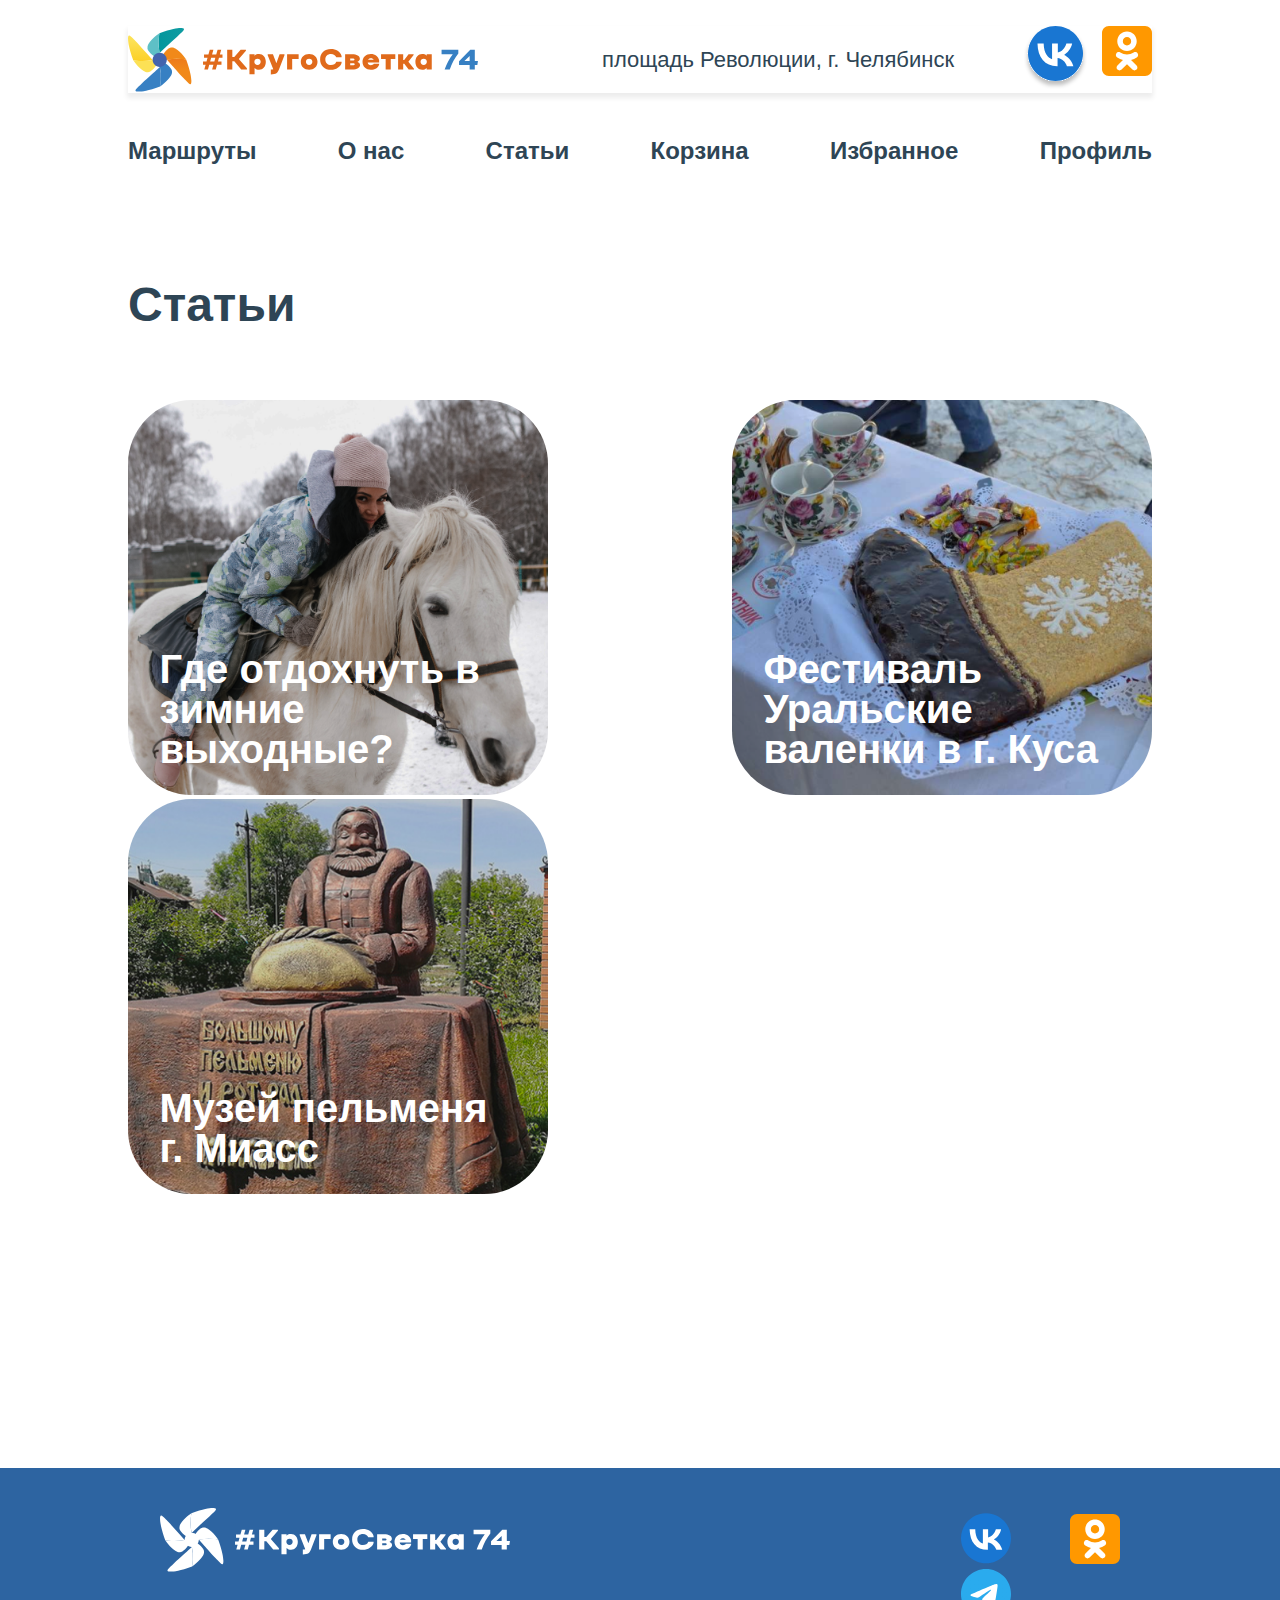
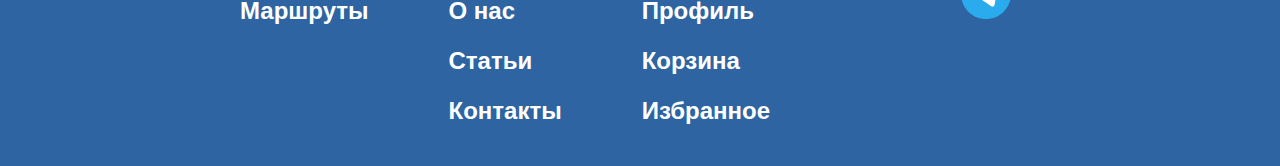
<file: index.html>
<!DOCTYPE html>
<html lang="en">
<head>
    <meta charset="UTF-8">
    <meta http-equiv="X-UA-Compatible" content="IE=edge">
    <meta name="viewport" content="width=device-width, initial-scale=1.0">
    <!-- <link rel="stylesheet" href="styles/reset.css"> -->
    <link rel="stylesheet" href="styles/normalize.css">
    <link rel="stylesheet" href="styles/style.css">
    <title>Кругосветка74</title>
</head>
<body>
    <header class="header">
        <div class="head">
            <div class="header-logo">
                <img src="img/logo.svg" alt="logo">
            </div>
            <div class="header-contacts">
                <div class="header-contacts-text">
                    <p>площадь Революции, г. Челябинск</p>
                </div>
                <div class="header-logos">
                    <a class="logo-link" href="#"><img src="img/vk-logo.svg" alt="vk"></a>
                    <a class="logo-link" href="#"><img src="img/ok-logo.svg" alt="ok-ru"></a>
                </div>
            </div>
        </div>
        <div class="navbar">
            <ul class="navbar-menu">
                <li class="navbar-item"><a href="#" class="navbar-link">Маршруты</a></li>
                <li class="navbar-item"><a href="#" class="navbar-link">О нас</a></li>
                <li class="navbar-item"><a href="index.html" class="navbar-link">Статьи</a></li>
                <li class="navbar-item"><a href="#" class="navbar-link">Корзина</a></li>
                <li class="navbar-item"><a href="#" class="navbar-link">Избранное</a></li>
                <li class="navbar-item"><a href="#" class="navbar-link">Профиль</a></li>
            </ul>
        </div>
    </header>
    <div class="articles">
        <h2 class="articles-title">Статьи</h2>
        <div class="wrapper">
            <div class="cards">
                <div class="cards-item">
                    <a href="article_winter.html"><img src="img/horse-img.png" alt=""></a>
                    <div class="cards-item-text">
                        <p>Где отдохнуть в зимние выходные?</p>
                    </div>
                </div>
                <div class="cards-item">
                    <a href="article_festival.html"><img src="img/valenok-img.png" alt=""></a>
                    <div class="cards-item-text">
                        <p>Фестиваль Уральские валенки в г. Куса</p>
                    </div>
                </div>
                <div class="cards-item">
                    <a href="article_museum.html"><img src="img/museum-img.png" alt=""></a>
                    <div class="cards-item-text">
                        <p>Музей пельменя г. Миасс</p>
                    </div>
                </div>
            </div>
        </div>
    </div>
    <div class="footer">
        <div class="container">
            <div class="right-side">
                <div class="footer-logo">
                    <img src="img/logo-white.svg" alt="">
                </div>
                <div class="footer-nav">
                    <ul class="nav-menu">
                        <li class="nav-item"><a href="#" class="nav-link">Маршруты</a></li>
                    </ul>
                    <ul class="nav-menu">
                        <li class="nav-item"><a href="#" class="nav-link">О нас</a></li>
                        <li class="nav-item"><a href="index.html" class="nav-link">Статьи</a></li>
                        <li class="nav-item"><a href="#" class="nav-link">Контакты</a></li>
                    </ul>
                    <ul class="nav-menu">
                        <li class="nav-item"><a href="#" class="nav-link">Профиль</a></li>
                        <li class="nav-item"><a href="#" class="nav-link">Корзина</a></li>
                        <li class="nav-item"><a href="#" class="nav-link">Избранное</a></li>
                    </ul>
                </div>
            </div>
            <div class="social-networks">
                <img src="img/vk2.svg" alt="vk">
                <img src="img/ok-logo.svg" alt="ok">
                <img src="img/tg-logo.svg" alt="tg">
            </div>
        </div>
    </div>
</body>
</html>
</file>
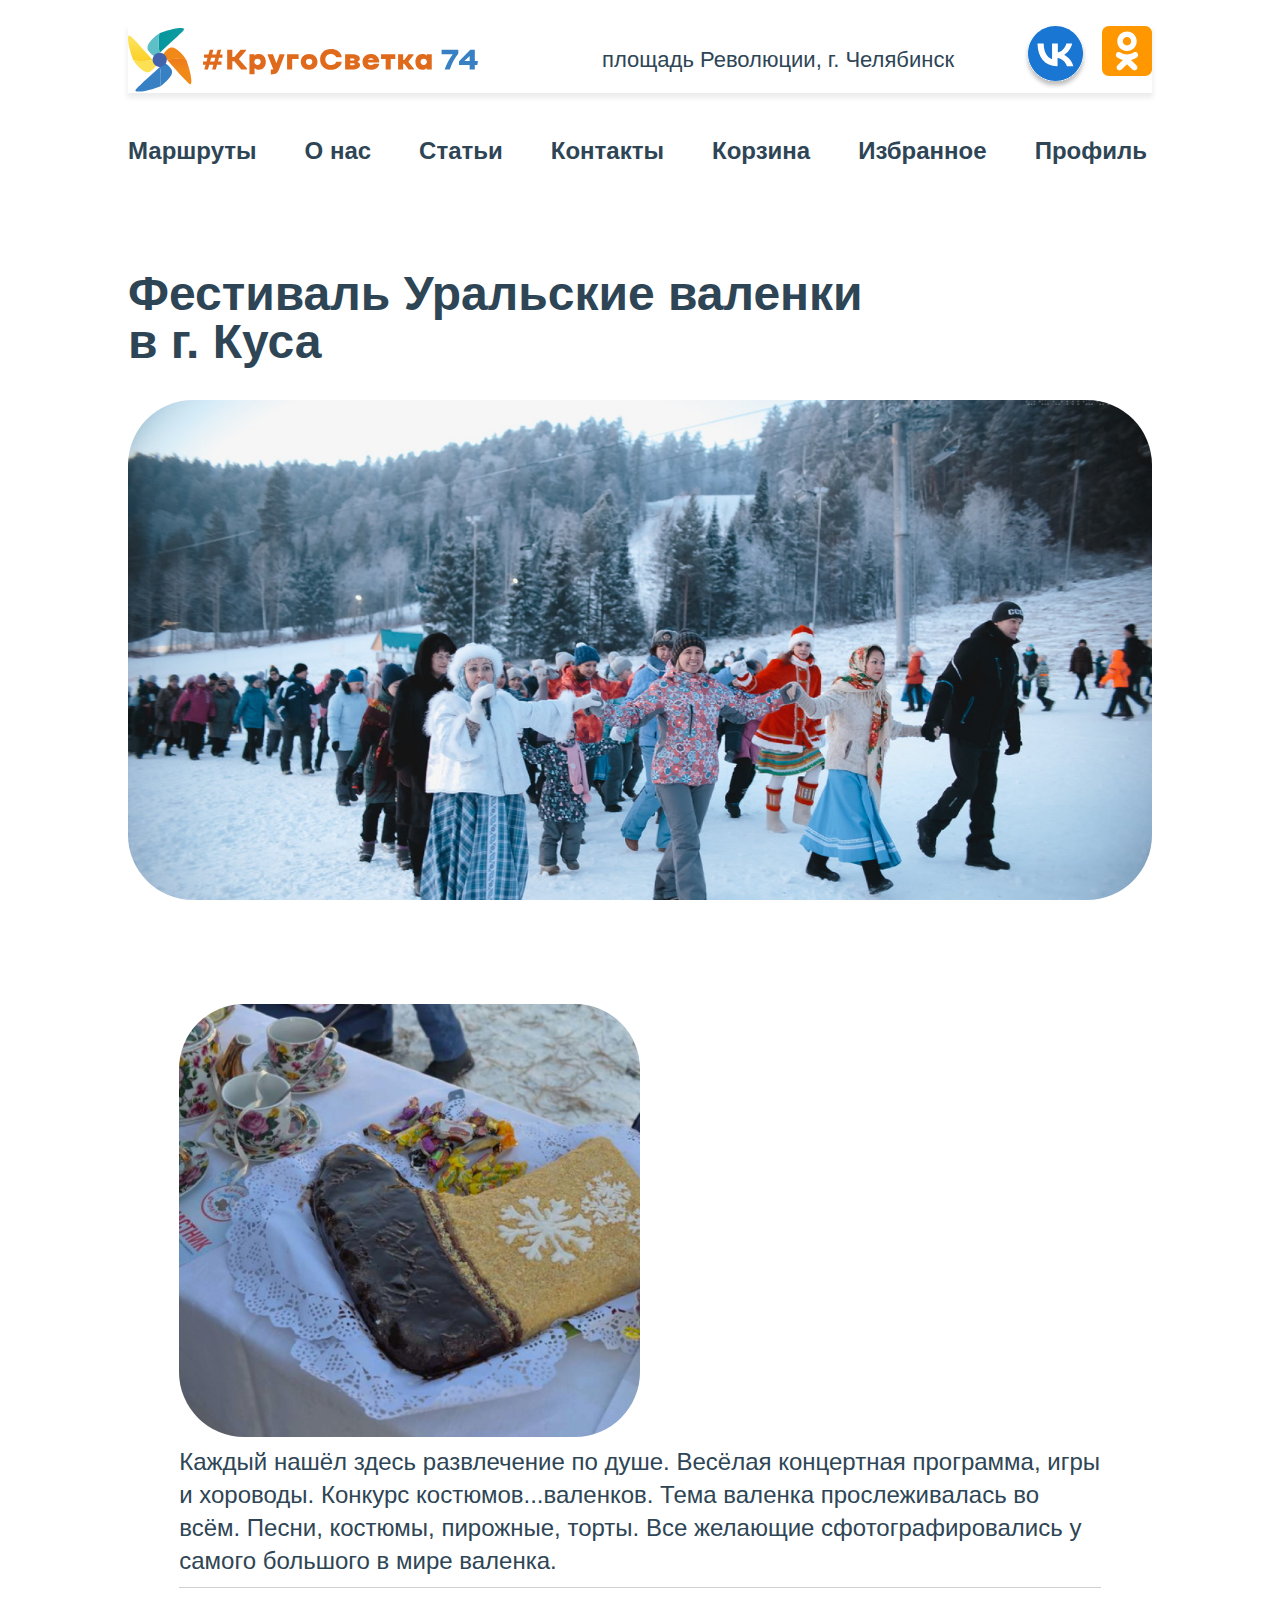
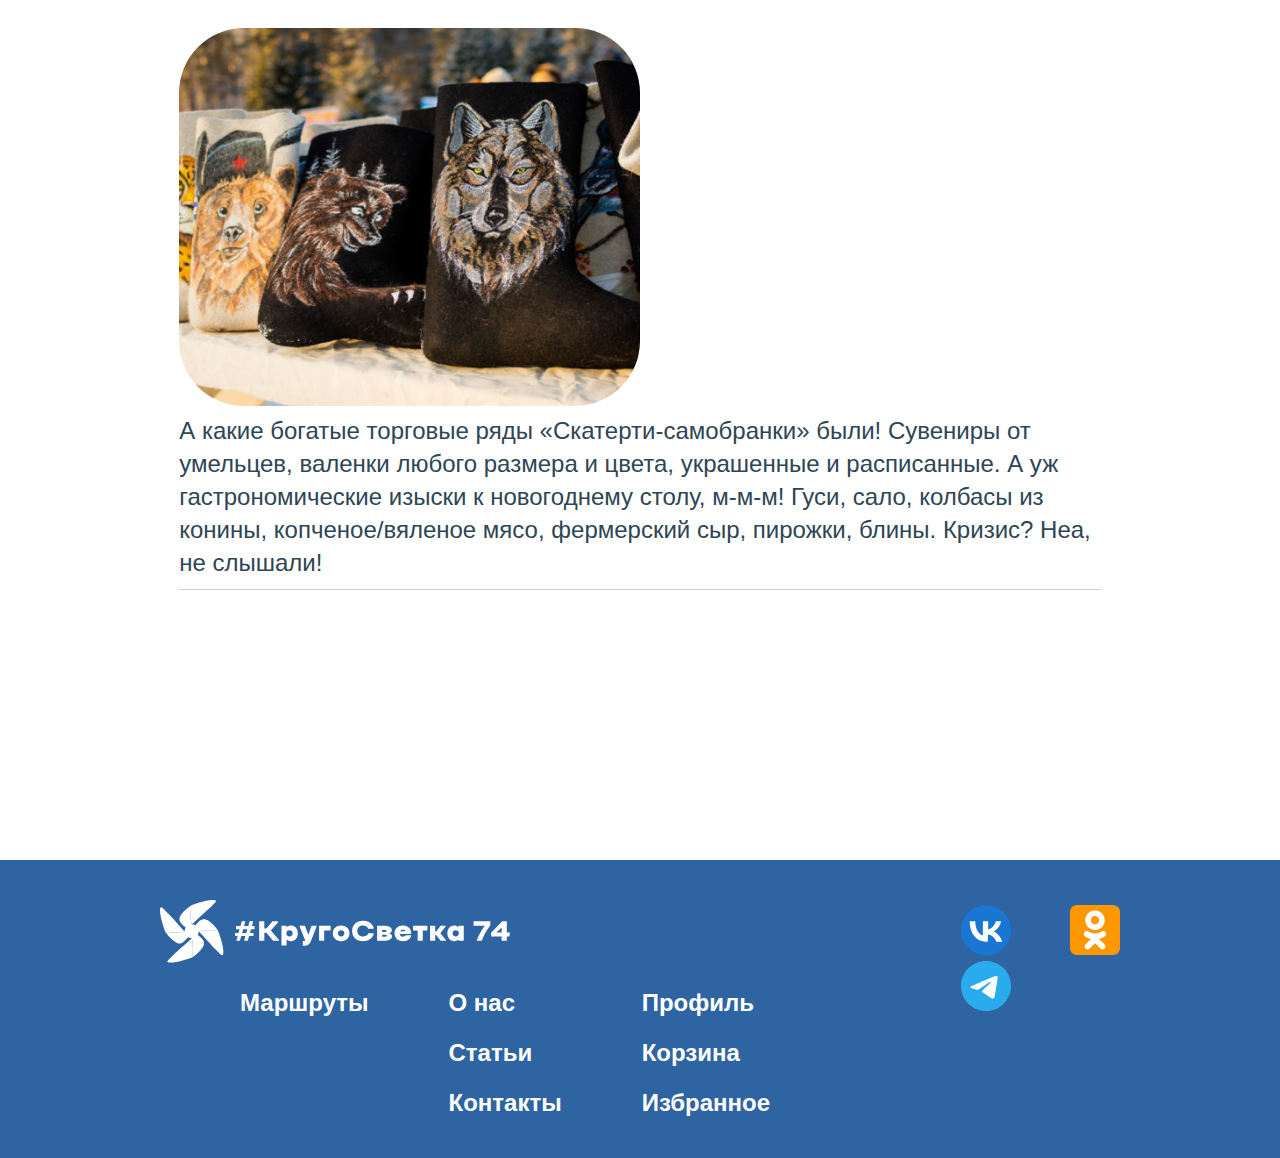
<file: article_festival.html>
<!DOCTYPE html>
<html lang="en">
<head>
    <meta charset="UTF-8">
    <meta http-equiv="X-UA-Compatible" content="IE=edge">
    <meta name="viewport" content="width=device-width, initial-scale=1.0">
    <!-- <link rel="stylesheet" href="styles/reset.css"> -->
    <link rel="stylesheet" href="styles/normalize.css">
    <link rel="stylesheet" href="styles/festival.css">
    <title>Кругосветка74</title>
</head>
<body>
    <header class="header">
        <div class="head">
            <div class="header-logo">
                <img src="img/logo.svg" alt="logo">
            </div>
            <div class="header-contacts">
                <div class="header-contacts-text">
                    <p>площадь Революции, г. Челябинск</p>
                </div>
                <div class="header-logos">
                    <a class="logo-link" href="#"><img src="img/vk-logo.svg" alt="vk"></a>
                    <a class="logo-link" href="#"><img src="img/ok-logo.svg" alt="ok-ru"></a>
                </div>
            </div>
        </div>
        <div class="navbar">
            <ul class="navbar-menu">
                <li class="navbar-item"><a href="#" class="navbar-link">Маршруты</a></li>
                <li class="navbar-item"><a href="#" class="navbar-link">О нас</a></li>
                <li class="navbar-item"><a href="index.html" class="navbar-link">Статьи</a></li>
                <li class="navbar-item"><a href="#" class="navbar-link">Контакты</a></li>
                <li class="navbar-item"><a href="#" class="navbar-link">Корзина</a></li>
                <li class="navbar-item"><a href="#" class="navbar-link">Избранное</a></li>
                <li class="navbar-item"><a href="#" class="navbar-link">Профиль</a></li>
            </ul>
        </div>
    </header>

    <div class="article">
        <div class="article-title">
            <h2>Фестиваль Уральские валенки<br> в г. Куса</h2>
        </div>
        <div class="article-main">
            <img src="img/peoples_in_winter.png" alt="">
            <div class="wrapper">
                <div class="wrapper-cards">
                    <div class="wrapper-card">
                        <div class="wrapper-card-img">
                            <img src="img/valenok-img.png" alt="">
                        </div>
                        <div class="wrapper-card-text">
                            Каждый нашёл здесь развлечение по душе. Весёлая концертная программа, игры и хороводы. 
                            Конкурс костюмов...валенков. Тема валенка прослеживалась во всём. Песни, костюмы, пирожные, 
                            торты. Все желающие сфотографировались у самого большого 
                            в мире валенка.                            
                        </div>
                    </div>
                    <div class="wrapper-card">
                        <div class="wrapper-card-img">
                            <img src="img/wolfs.png" alt="">
                        </div>
                        <div class="wrapper-card-text">
                            А какие богатые торговые ряды «Скатерти-самобранки» были! Сувениры от умельцев, валенки любого 
                            размера и цвета, украшенные и расписанные.
                            А уж гастрономические изыски к новогоднему столу, м-м-м! Гуси, сало, колбасы из конины, 
                            копченое/вяленое мясо, фермерский сыр, пирожки, блины. Кризис? Неа, не слышали!
                        </div>
                    </div>
                </div>
            </div>
        </div>
    </div>


    <div class="footer">
        <div class="container">
            <div class="right-side">
                <div class="footer-logo">
                    <img src="img/logo-white.svg" alt="">
                </div>
                <div class="footer-nav">
                    <ul class="nav-menu">
                        <li class="nav-item"><a href="#" class="nav-link">Маршруты</a></li>
                    </ul>
                    <ul class="nav-menu">
                        <li class="nav-item"><a href="#" class="nav-link">О нас</a></li>
                        <li class="nav-item"><a href="index.html" class="nav-link">Статьи</a></li>
                        <li class="nav-item"><a href="#" class="nav-link">Контакты</a></li>
                    </ul>
                    <ul class="nav-menu">
                        <li class="nav-item"><a href="#" class="nav-link">Профиль</a></li>
                        <li class="nav-item"><a href="#" class="nav-link">Корзина</a></li>
                        <li class="nav-item"><a href="#" class="nav-link">Избранное</a></li>
                    </ul>
                </div>
            </div>
            <div class="social-networks">
                <img src="img/vk2.svg" alt="vk">
                <img src="img/ok-logo.svg" alt="ok">
                <img src="img/tg-logo.svg" alt="tg">
            </div>
        </div>
    </div>
</body>
</html>
</file>
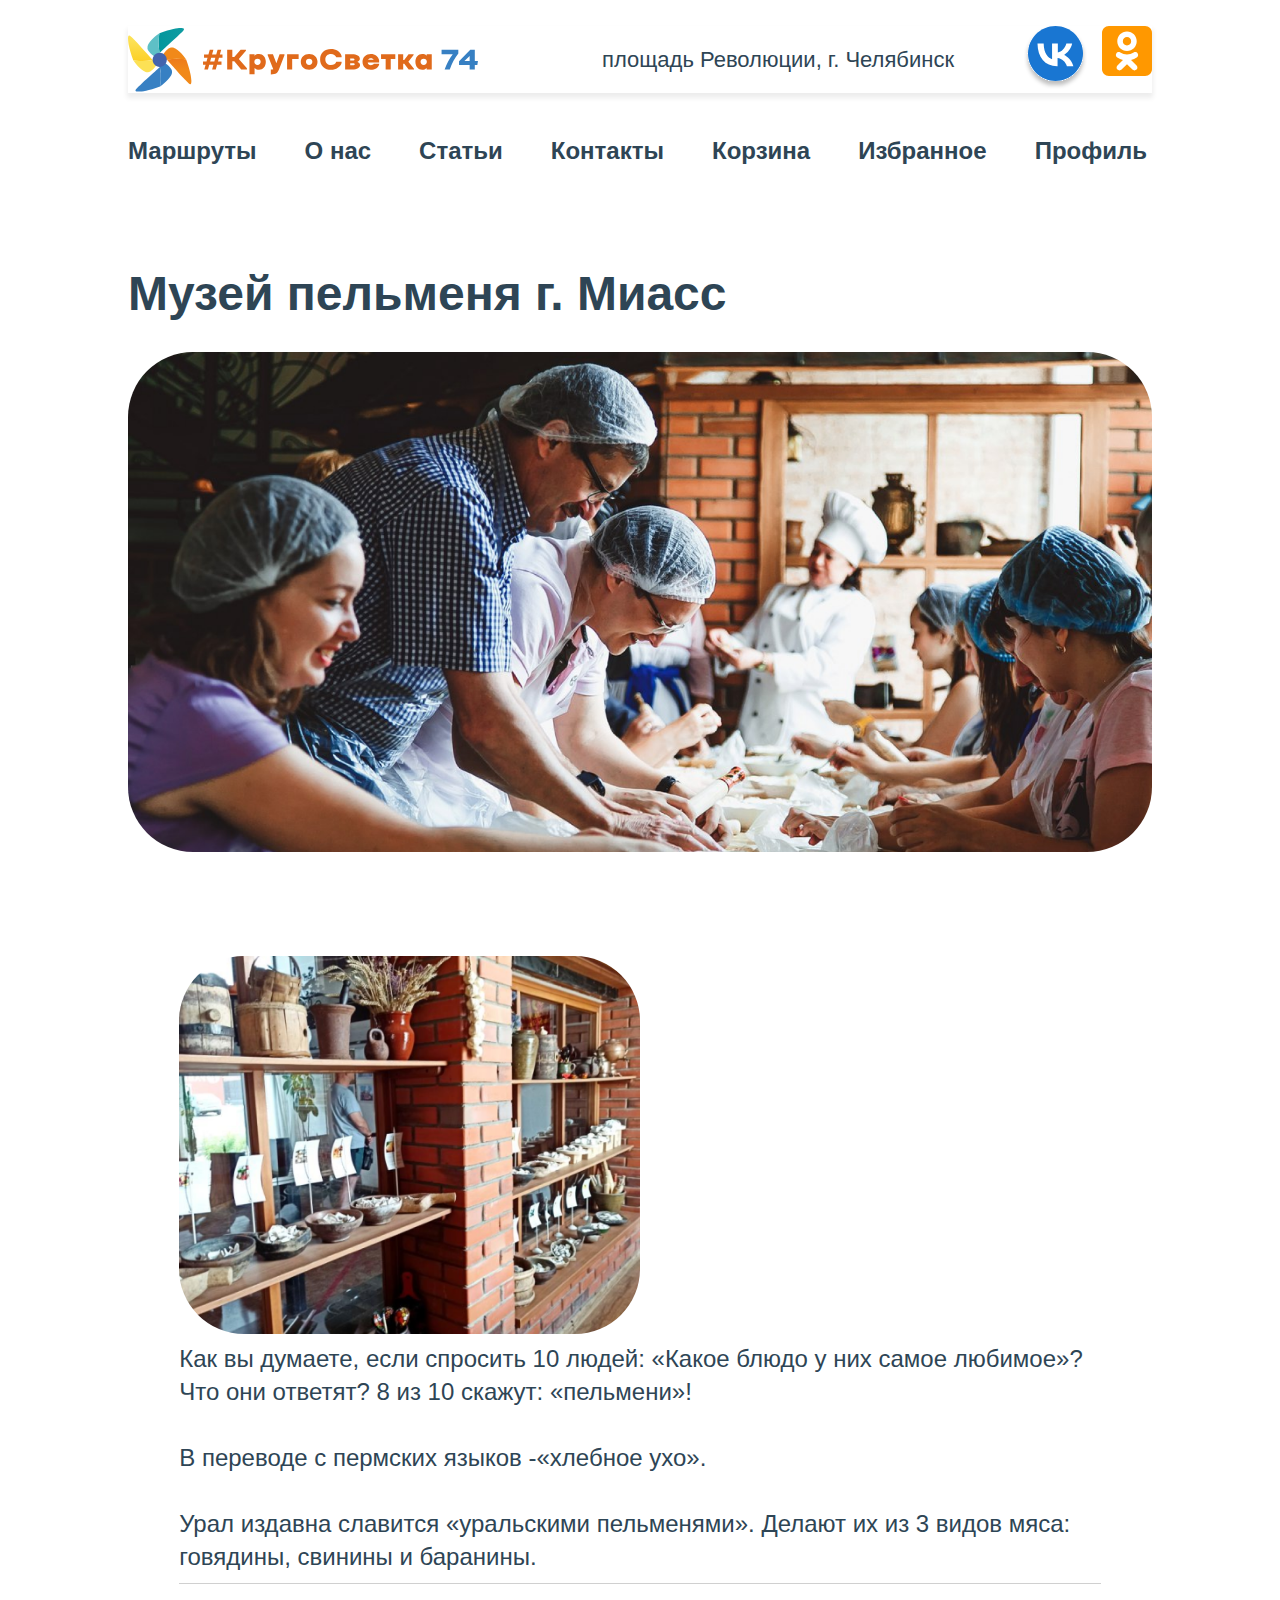
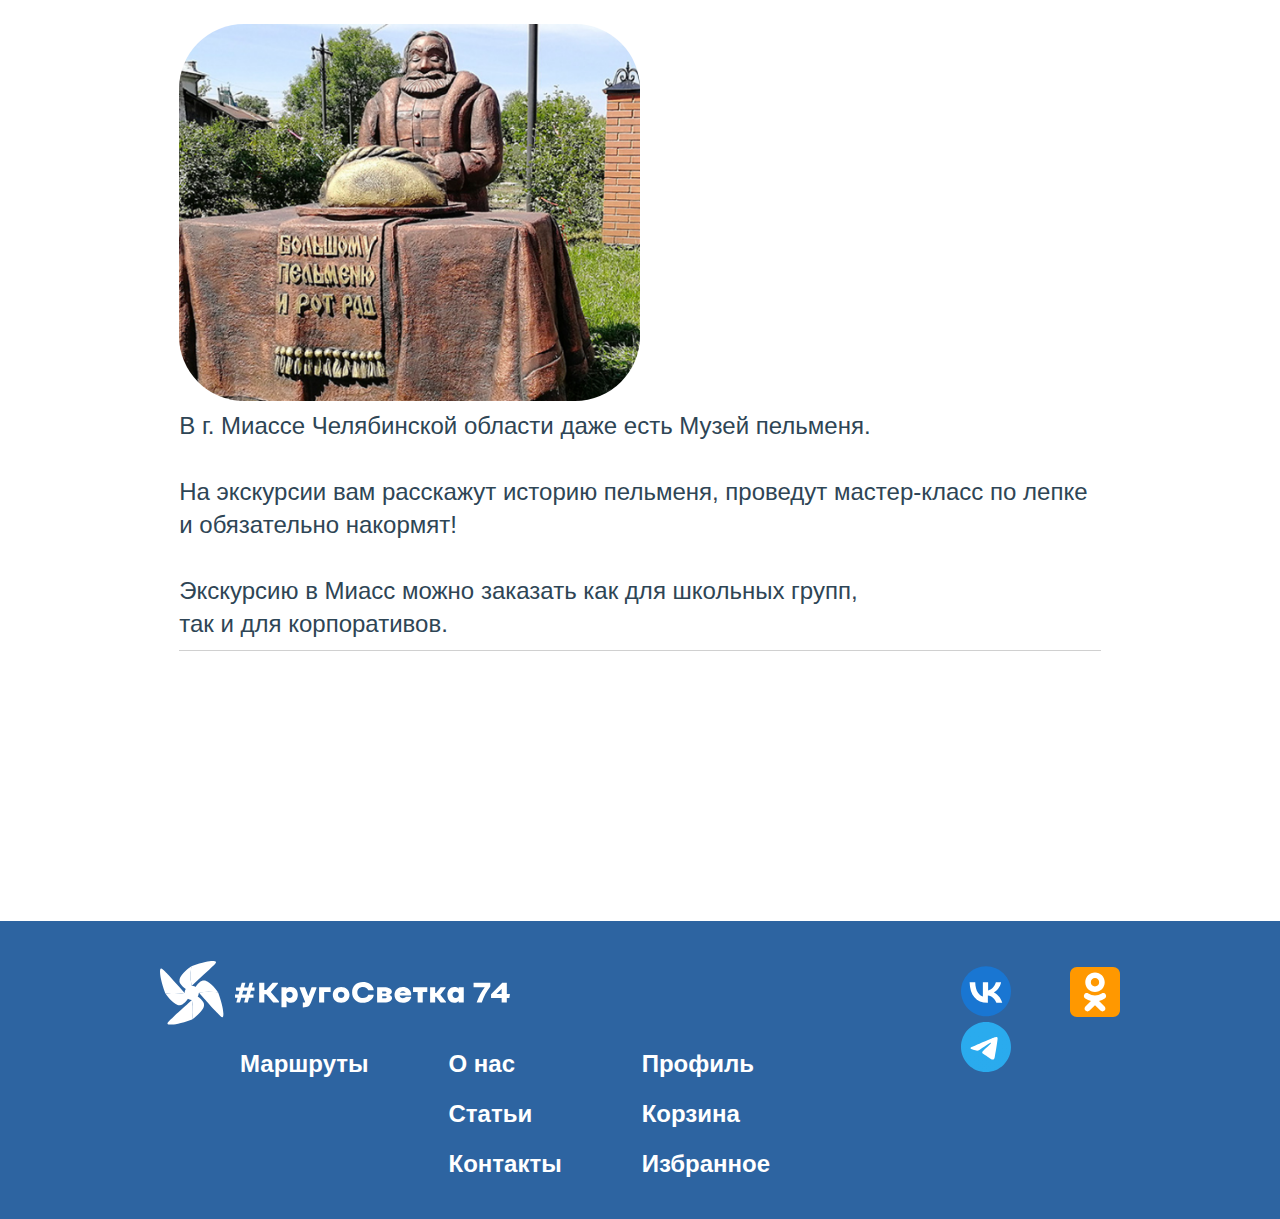
<file: article_museum.html>
<!DOCTYPE html>
<html lang="en">
<head>
    <meta charset="UTF-8">
    <meta http-equiv="X-UA-Compatible" content="IE=edge">
    <meta name="viewport" content="width=device-width, initial-scale=1.0">
    <!-- <link rel="stylesheet" href="styles/reset.css"> -->
    <link rel="stylesheet" href="styles/normalize.css">
    <link rel="stylesheet" href="styles/festival.css">
    <title>Кругосветка74</title>
</head>
<body>
    <header class="header">
        <div class="head">
            <div class="header-logo">
                <img src="img/logo.svg" alt="logo">
            </div>
            <div class="header-contacts">
                <div class="header-contacts-text">
                    <p>площадь Революции, г. Челябинск</p>
                </div>
                <div class="header-logos">
                    <a class="logo-link" href="#"><img src="img/vk-logo.svg" alt="vk"></a>
                    <a class="logo-link" href="#"><img src="img/ok-logo.svg" alt="ok-ru"></a>
                </div>
            </div>
        </div>
        <div class="navbar">
            <ul class="navbar-menu">
                <li class="navbar-item"><a href="#" class="navbar-link">Маршруты</a></li>
                <li class="navbar-item"><a href="#" class="navbar-link">О нас</a></li>
                <li class="navbar-item"><a href="index.html" class="navbar-link">Статьи</a></li>
                <li class="navbar-item"><a href="#" class="navbar-link">Контакты</a></li>
                <li class="navbar-item"><a href="#" class="navbar-link">Корзина</a></li>
                <li class="navbar-item"><a href="#" class="navbar-link">Избранное</a></li>
                <li class="navbar-item"><a href="#" class="navbar-link">Профиль</a></li>
            </ul>
        </div>
    </header>

    <div class="article">
        <div class="article-title">
            <h2>Музей пельменя г. Миасс</h2>
        </div>
        <div class="article-main">
            <img src="img/cooks.png" alt="">
            <div class="wrapper">
                <div class="wrapper-cards">
                    <div class="wrapper-card">
                        <div class="wrapper-card-img">
                            <img src="img/brick_wall.png" alt="">
                        </div>
                        <div class="wrapper-card-text">
                            Как вы думаете, если спросить 10 людей: «Какое блюдо 
                            у них самое любимое»? Что они ответят? 
                            8 из 10 скажут: «пельмени»!
                            <br><br>
                            В переводе с пермских языков -«хлебное ухо».
                            <br><br>
                            Урал издавна славится «уральскими пельменями». Делают их из 3 видов мяса: говядины, свинины и баранины.
                        </div>
                    </div>
                    <div class="wrapper-card">
                        <div class="wrapper-card-img">
                            <img src="img/man_with_pelmen.png" alt="">
                        </div>
                        <div class="wrapper-card-text">
                            В г. Миассе Челябинской области даже есть Музей пельменя.
                            <br><br>
                            На экскурсии вам расскажут историю пельменя, проведут мастер-класс по лепке и обязательно накормят!
                            <br><br>
                            Экскурсию в Миасс можно заказать как для школьных групп, так и для корпоративов.
                        </div>
                    </div>
                </div>
            </div>
        </div>
    </div>


    <div class="footer">
        <div class="container">
            <div class="right-side">
                <div class="footer-logo">
                    <img src="img/logo-white.svg" alt="">
                </div>
                <div class="footer-nav">
                    <ul class="nav-menu">
                        <li class="nav-item"><a href="#" class="nav-link">Маршруты</a></li>
                    </ul>
                    <ul class="nav-menu">
                        <li class="nav-item"><a href="#" class="nav-link">О нас</a></li>
                        <li class="nav-item"><a href="index.html" class="nav-link">Статьи</a></li>
                        <li class="nav-item"><a href="#" class="nav-link">Контакты</a></li>
                    </ul>
                    <ul class="nav-menu">
                        <li class="nav-item"><a href="#" class="nav-link">Профиль</a></li>
                        <li class="nav-item"><a href="#" class="nav-link">Корзина</a></li>
                        <li class="nav-item"><a href="#" class="nav-link">Избранное</a></li>
                    </ul>
                </div>
            </div>
            <div class="social-networks">
                <img src="img/vk2.svg" alt="vk">
                <img src="img/ok-logo.svg" alt="ok">
                <img src="img/tg-logo.svg" alt="tg">
            </div>
        </div>
    </div>
</body>
</html>
</file>
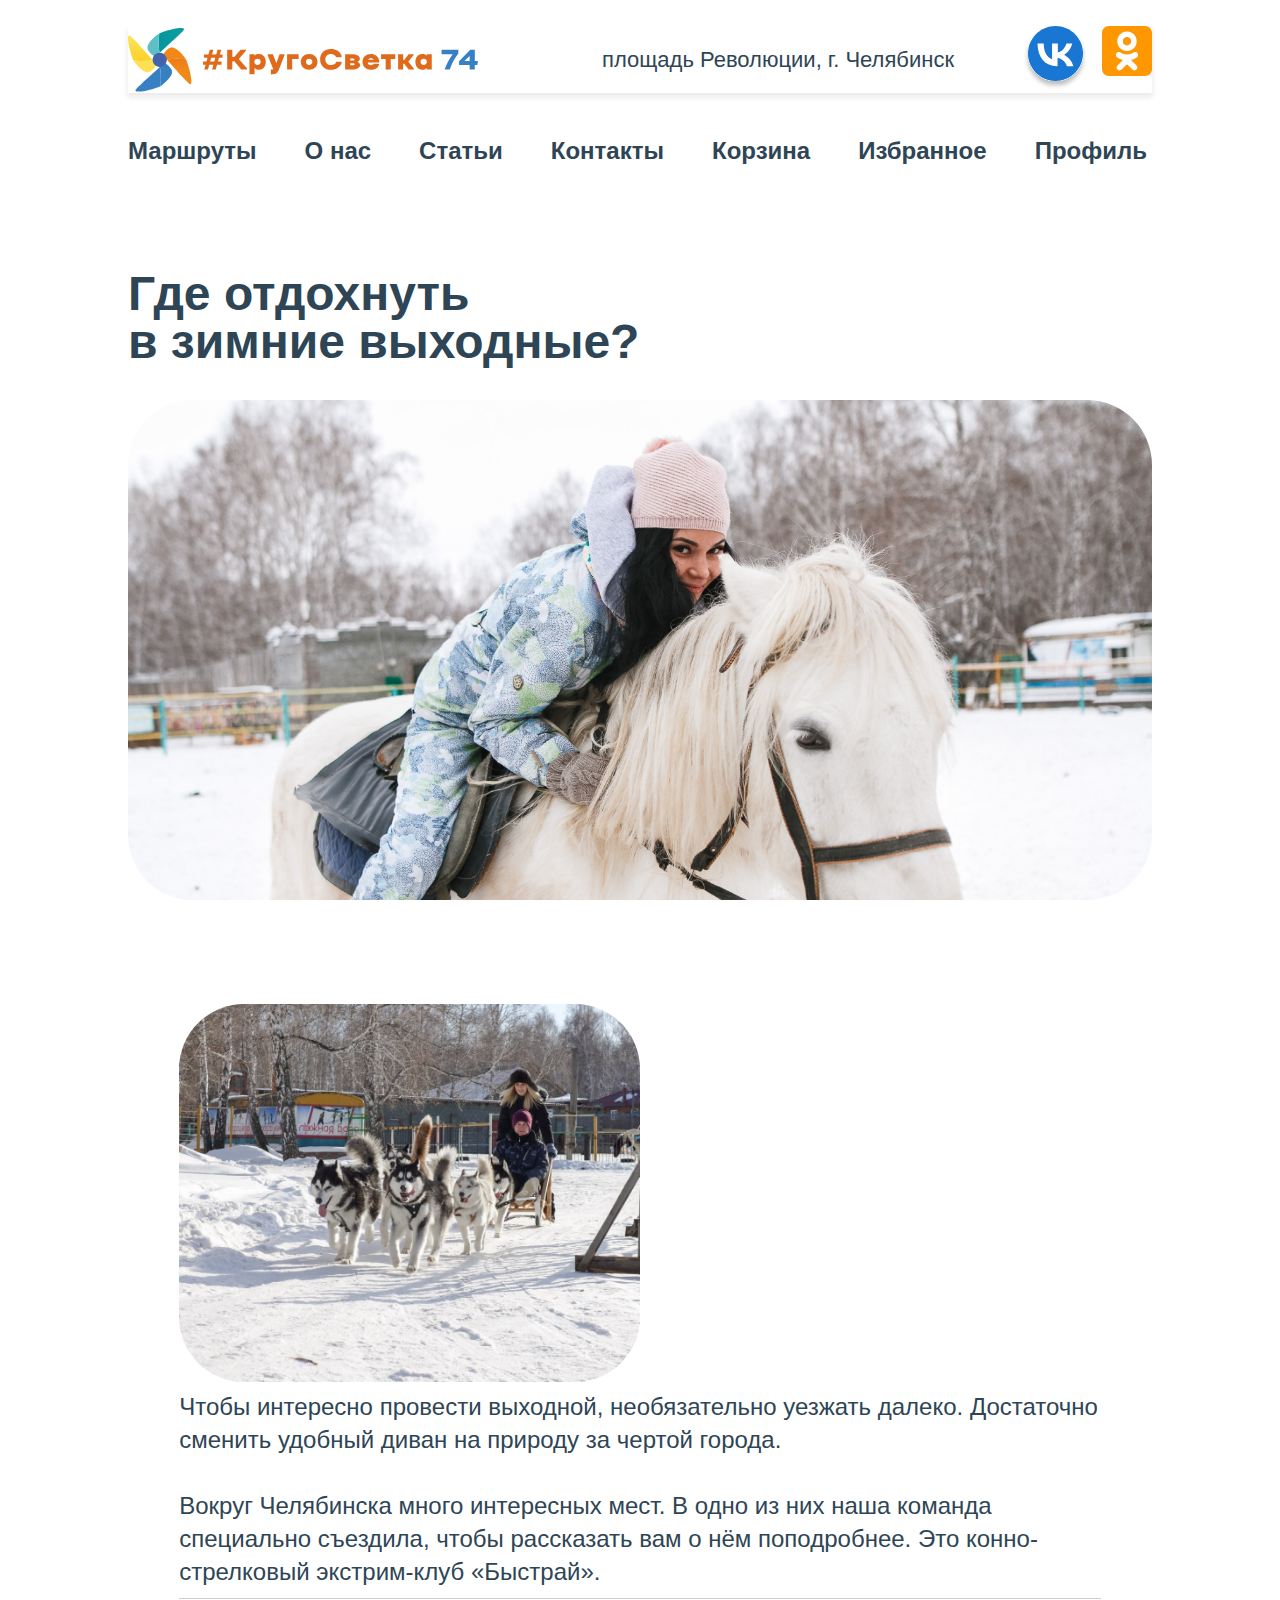
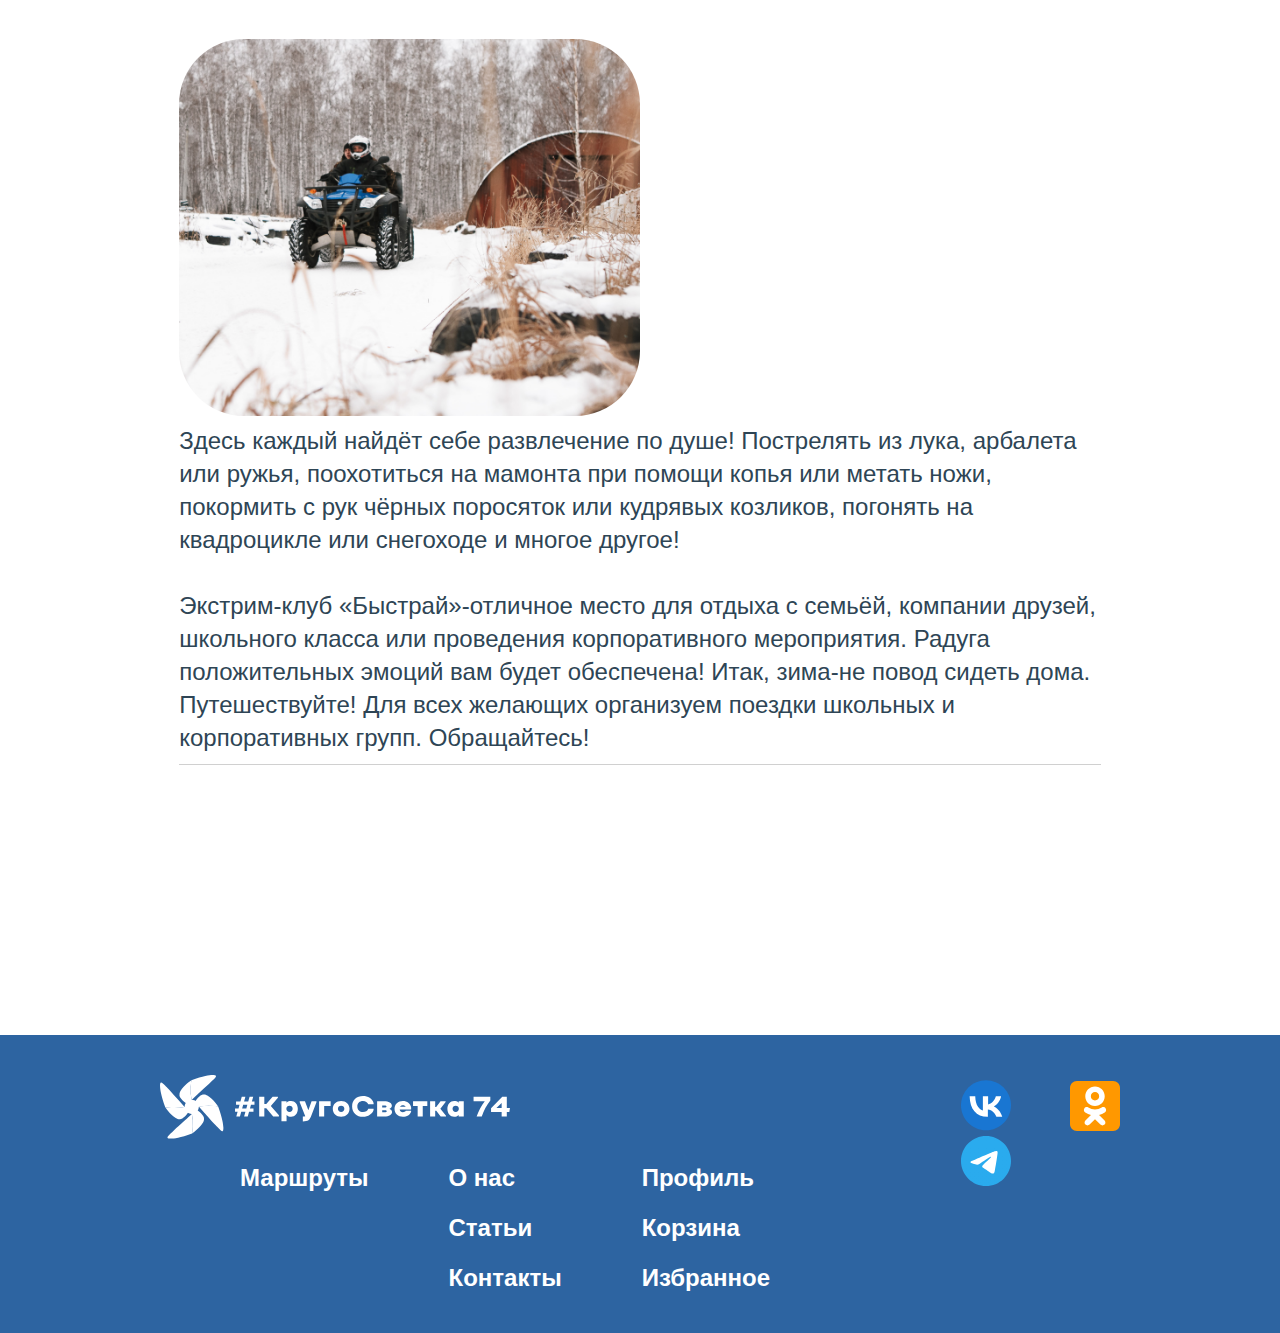
<file: article_winter.html>
<!DOCTYPE html>
<html lang="en">
<head>
    <meta charset="UTF-8">
    <meta http-equiv="X-UA-Compatible" content="IE=edge">
    <meta name="viewport" content="width=device-width, initial-scale=1.0">
    <!-- <link rel="stylesheet" href="styles/reset.css"> -->
    <link rel="stylesheet" href="styles/normalize.css">
    <link rel="stylesheet" href="styles/winter.css">
    <title>Кругосветка74</title>
</head>
<body>
    <header class="header">
        <div class="head">
            <div class="header-logo">
                <img src="img/logo.svg" alt="logo">
            </div>
            <div class="header-contacts">
                <div class="header-contacts-text">
                    <p>площадь Революции, г. Челябинск</p>
                </div>
                <div class="header-logos">
                    <a class="logo-link" href="#"><img src="img/vk-logo.svg" alt="vk"></a>
                    <a class="logo-link" href="#"><img src="img/ok-logo.svg" alt="ok-ru"></a>
                </div>
            </div>
        </div>
        <div class="navbar">
            <ul class="navbar-menu">
                <li class="navbar-item"><a href="#" class="navbar-link">Маршруты</a></li>
                <li class="navbar-item"><a href="#" class="navbar-link">О нас</a></li>
                <li class="navbar-item"><a href="index.html" class="navbar-link">Статьи</a></li>
                <li class="navbar-item"><a href="#" class="navbar-link">Контакты</a></li>
                <li class="navbar-item"><a href="#" class="navbar-link">Корзина</a></li>
                <li class="navbar-item"><a href="#" class="navbar-link">Избранное</a></li>
                <li class="navbar-item"><a href="#" class="navbar-link">Профиль</a></li>
            </ul>
        </div>
    </header>

    <div class="article">
        <div class="article-title">
            <h2>Где отдохнуть<br> в зимние выходные?</h2>
        </div>
        <div class="article-main">
            <img src="img/horse-img2.png" alt="">
            <div class="wrapper">
                <div class="wrapper-cards">
                    <div class="wrapper-card">
                        <div class="wrapper-card-img">
                            <img src="img/dogs.png" alt="">
                        </div>
                        <div class="wrapper-card-text">
                            Чтобы интересно провести выходной, 
                            необязательно уезжать далеко. Достаточно сменить 
                            удобный диван на природу за чертой города. 
                            <br><br>
                            Вокруг Челябинска много интересных мест.
                            В одно из них наша команда специально съездила, 
                            чтобы рассказать вам о нём поподробнее.
                            Это конно-стрелковый экстрим-клуб «Быстрай».
                        </div>
                    </div>
                    <div class="wrapper-card">
                        <div class="wrapper-card-img">
                            <img src="img/cvadro.png" alt="">
                        </div>
                        <div class="wrapper-card-text">
                            Здесь каждый найдёт себе развлечение по душе! Пострелять 
                            из лука, арбалета или ружья, поохотиться на мамонта при помощи копья или метать ножи,
                            покормить с рук чёрных поросяток или кудрявых козликов, погонять на квадроцикле или снегоходе 
                            и многое другое!
                            <br><br>
                            Экстрим-клуб «Быстрай»-отличное место для отдыха с семьёй, компании друзей, школьного класса 
                            или проведения корпоративного мероприятия.
                            Радуга положительных эмоций вам будет обеспечена!
                            Итак, зима-не повод сидеть дома. Путешествуйте!
                            Для всех желающих организуем поездки школьных и корпоративных групп. Обращайтесь!
                        </div>
                    </div>
                </div>
            </div>
        </div>
    </div>


    <div class="footer">
        <div class="container">
            <div class="right-side">
                <div class="footer-logo">
                    <img src="img/logo-white.svg" alt="">
                </div>
                <div class="footer-nav">
                    <ul class="nav-menu">
                        <li class="nav-item"><a href="#" class="nav-link">Маршруты</a></li>
                    </ul>
                    <ul class="nav-menu">
                        <li class="nav-item"><a href="#" class="nav-link">О нас</a></li>
                        <li class="nav-item"><a href="index.html" class="nav-link">Статьи</a></li>
                        <li class="nav-item"><a href="#" class="nav-link">Контакты</a></li>
                    </ul>
                    <ul class="nav-menu">
                        <li class="nav-item"><a href="#" class="nav-link">Профиль</a></li>
                        <li class="nav-item"><a href="#" class="nav-link">Корзина</a></li>
                        <li class="nav-item"><a href="#" class="nav-link">Избранное</a></li>
                    </ul>
                </div>
            </div>
            <div class="social-networks">
                <img src="img/vk2.svg" alt="vk">
                <img src="img/ok-logo.svg" alt="ok">
                <img src="img/tg-logo.svg" alt="tg">
            </div>
        </div>
    </div>
</body>
</html>
</file>
<file: styles/style.css>
*{
    font-family: Arial, Helvetica, sans-serif;
}
.header{
    padding-top: 26px;
    width: 80%;
    margin-inline: auto;
}
.header-logo{
    display: flex;
    align-items: center;
}
.header-logo img{
    width: 100%;
    max-width: 350px;
}

.head{
    display: flex;
    flex-wrap: wrap;
    justify-content: space-between;
    box-shadow: 0px 4px 5px 1px #00000013;
}
.header-contacts{
    display: flex;
    align-items: center;
    width: 550px;
}
.header-contacts-text{
    margin-right: 10%;
}
.header-contacts p{
    margin: 0;
    /* margin-right: 130px; */
    /* margin-right: 10%; */

    color: #2E4555;
    font-style: normal;
    font-weight: 400;
    font-size: 22px;
    line-height: 30px;
}
.header-logos{
    display: flex;
    flex-wrap: wrap;
}
.logo-link{
    margin-left: 15px;
}

.navbar{
    margin-top: 23px;
}
.navbar-menu{
    display: flex;
    flex-wrap: wrap;
    justify-content: space-between;
    padding: 0;
    list-style: none;
}
.navbar-item a{
    color: #2E4555;
    text-decoration: none;
    font-style: normal;
    font-weight: 700;
    font-size: 24px;
    line-height: 70px;
}

.articles{
    width: 80%;
    margin-inline: auto;
    margin-top: 84px;
}
.articles-title{
    margin: 0;
    color: #2E4555;
    font-style: normal;
    font-weight: 700;
    font-size: 48px;
    line-height: 70px;
}
.wrapper{
    width: 100%;
    margin-inline: auto;
    margin-top: 60px;
}
.wrapper img{
    width: 100%;
    border-radius: 64px;
}
.cards{
    display: flex;
    flex-wrap: wrap;
    justify-content: space-between;
}
.cards-item{
    max-width: 420px;
    position: relative;
}
.cards-item-text{
    position: absolute;
    bottom: 30px;

    width: 100%;
    color: white;
    font-style: normal;
    font-weight: 700;
    font-size: 40px;
    line-height: 48px;
}
.cards-item-text p{
    margin: 0;
    margin-inline: auto;
    width: 85%;
    line-height: 1;
}

.footer{
    bottom: 0;
    margin-top: 270px;
    background: #2D64A1;
    padding: 40px;
}
.footer-logo img{
    max-width: 350px;
    width: 100%;
}
.container{
    width: 80%;
    margin-inline: auto;
    display: flex;
    /* flex-wrap: wrap; */
    justify-content: space-between;
}
.right-side{
    display: flex;
    flex-wrap: wrap;
}
.footer-nav{
    display: flex;
    flex-wrap: wrap;
}
.nav-menu{
    list-style: none;
    margin: 0;
    padding: 0;
    margin-left: 80px;
}
.nav-item{
    height: 50px;
}
.nav-link{
    text-decoration: none;
    color: white;
    font-style: normal;
    font-weight: 700;
    font-size: 24px;
    line-height: 70px;
}
.social-networks{
    width: 200px;
    height: 100%;
    display: flex;
    flex-wrap: wrap;
    margin-left: 10px;
    justify-content: space-between;
    align-items: center;
}
.social-networks img{
    width: 50px;
    margin-left: 5px;
    margin-top: 5px;
}







@media(max-width: 620px){
    .nav-menu{
        margin: 0;
    }
    .footer-nav{
        flex-wrap: nowrap;
        display: block;
    }
}
</file>
<file: styles/festival.css>
*{
    font-family: Arial, Helvetica, sans-serif;
}
.header{
    padding-top: 26px;
    width: 80%;
    margin-inline: auto;
}
.header-logo{
    display: flex;
    align-items: center;
}
.header-logo img{
    width: 100%;
    max-width: 350px;
}

.head{
    display: flex;
    flex-wrap: wrap;
    justify-content: space-between;
    box-shadow: 0px 4px 5px 1px #00000013;
}
.header-contacts{
    display: flex;
    align-items: center;
    width: 550px;
}
.header-contacts-text{
    margin-right: 10%;
}
.header-contacts p{
    margin: 0;

    color: #2E4555;
    font-style: normal;
    font-weight: 400;
    font-size: 22px;
    line-height: 30px;
}
.header-logos{
    display: flex;
    flex-wrap: wrap;
}
.logo-link{
    margin-left: 15px;
}

.navbar{
    margin-top: 23px;
}
.navbar-menu{
    display: flex;
    flex-wrap: wrap;
    justify-content: space-between;
    padding: 0;
    list-style: none;
}
.navbar-item{
    margin-right: 5px;
}
.navbar-item a{
    color: #2E4555;
    text-decoration: none;
    font-style: normal;
    font-weight: 700;
    font-size: 24px;
    line-height: 70px;
}

.footer{
    bottom: 0;
    margin-top: 270px;
    background: #2D64A1;
    padding: 40px;
}
.footer-logo img{
    max-width: 350px;
    width: 100%;
}
.container{
    width: 80%;
    margin-inline: auto;
    display: flex;
    /* flex-wrap: wrap; */
    justify-content: space-between;
}
.right-side{
    display: flex;
    flex-wrap: wrap;
}
.footer-nav{
    display: flex;
    flex-wrap: wrap;
}
.nav-menu{
    list-style: none;
    margin: 0;
    padding: 0;
    margin-left: 80px;
}
.nav-item{
    height: 50px;
}
.nav-link{
    text-decoration: none;
    color: white;
    font-style: normal;
    font-weight: 700;
    font-size: 24px;
    line-height: 70px;
}
.social-networks{
    width: 200px;
    height: 100%;
    display: flex;
    flex-wrap: wrap;
    margin-left: 10px;
    justify-content: space-between;
    align-items: center;
}
.social-networks img{
    width: 50px;
    margin-left: 5px;
    margin-top: 5px;
}




.article{
    width: 80%;
    margin-top: 84px;
    margin-inline: auto;
    color: #2E4555;
}
.article-title h2{
    font-style: normal;
    font-weight: 700;
    font-size: 48px;
    line-height: 48px;
    margin: 0;
}
.article-main{
    margin-top: 34px;
}
.article-main img{
    width: 100%;
    height: 100%;
    /* height: 700px; */
    border-radius: 65px;
}
.wrapper{
    width: 90%;
    margin: 100px;
    margin-inline: auto;
}
.wrapper-cards img{
    max-width: 500px;
    min-width: 250px;
}
.wrapper-card-img{
    width: 50%;
}
.wrapper-card{
    display: flex;
    align-items: center;
    margin-top: 40px;
    padding-bottom: 10px;
    border-bottom: 1px solid #0000002f;

    font-family: 'Open Sans';
    font-style: normal;
    font-weight: 400;
    font-size: 24px;
    line-height: 33px;
}
.wrapper-card-text{
    margin-left: 10%;
    width: 50%;
    max-width: 600px;
}





@media(max-width: 1320px){
    .wrapper-card{
        display: block;
        text-align: center;
        width: 100%;
    }
    .wrapper-card-img{
        display: block;
        text-align: center;
        /* margin-left: auto;
        margin-right: auto; */
    }
    .wrapper-card-text{
        margin: 0;
        /* text-align: center; */
        text-align: left;
        width: 100%;
        max-width: none;
    }
}
@media(max-width: 1024){
    .social-networks{
        display: block;
    }
}
@media(max-width: 620px){
    .nav-menu{
        margin: 0;
    }
    .footer-nav{
        flex-wrap: nowrap;
        display: block;
    }
    .wrapper{
        width: 100%;
    }
}
@media(max-width: 460px){
    .wrapper-card-img{
        width: 100%;
        margin-left: none;
    }
}
@media(max-width: 425px){
    .container{
        align-items: center;
    }
}
</file>
<file: styles/winter.css>
*{
    font-family: Arial, Helvetica, sans-serif;
}
.header{
    padding-top: 26px;
    width: 80%;
    margin-inline: auto;
}
.header-logo{
    display: flex;
    align-items: center;
}
.header-logo img{
    width: 100%;
    max-width: 350px;
}

.head{
    display: flex;
    flex-wrap: wrap;
    justify-content: space-between;
    box-shadow: 0px 4px 5px 1px #00000013;
}
.header-contacts{
    display: flex;
    align-items: center;
    width: 550px;
}
.header-contacts-text{
    margin-right: 10%;
}
.header-contacts p{
    margin: 0;

    color: #2E4555;
    font-style: normal;
    font-weight: 400;
    font-size: 22px;
    line-height: 30px;
}
.header-logos{
    display: flex;
    flex-wrap: wrap;
}
.logo-link{
    margin-left: 15px;
}

.navbar{
    margin-top: 23px;
}
.navbar-menu{
    display: flex;
    flex-wrap: wrap;
    justify-content: space-between;
    padding: 0;
    list-style: none;
}
.navbar-item{
    margin-right: 5px;
}
.navbar-item a{
    color: #2E4555;
    text-decoration: none;
    font-style: normal;
    font-weight: 700;
    font-size: 24px;
    line-height: 70px;
}

.footer{
    bottom: 0;
    margin-top: 270px;
    background: #2D64A1;
    padding: 40px;
}
.footer-logo img{
    max-width: 350px;
    width: 100%;
}
.container{
    width: 80%;
    margin-inline: auto;
    display: flex;
    /* flex-wrap: wrap; */
    justify-content: space-between;
}
.right-side{
    display: flex;
    flex-wrap: wrap;
}
.footer-nav{
    display: flex;
    flex-wrap: wrap;
}
.nav-menu{
    list-style: none;
    margin: 0;
    padding: 0;
    margin-left: 80px;
}
.nav-item{
    height: 50px;
}
.nav-link{
    text-decoration: none;
    color: white;
    font-style: normal;
    font-weight: 700;
    font-size: 24px;
    line-height: 70px;
}
.social-networks{
    width: 200px;
    height: 100%;
    display: flex;
    flex-wrap: wrap;
    margin-left: 10px;
    justify-content: space-between;
    align-items: center;
}
.social-networks img{
    width: 50px;
    margin-left: 5px;
    margin-top: 5px;
}




.article{
    width: 80%;
    margin-top: 84px;
    margin-inline: auto;
    color: #2E4555;
}
.article-title h2{
    font-style: normal;
    font-weight: 700;
    font-size: 48px;
    line-height: 48px;
    margin: 0;
}
.article-main{
    margin-top: 34px;
}
.article-main img{
    width: 100%;
    height: 100%;
    /* height: 700px; */
    border-radius: 65px;
}
.wrapper{
    width: 90%;
    margin: 100px;
    margin-inline: auto;
}
.wrapper-cards img{
    max-width: 500px;
    min-width: 250px;
}
.wrapper-card-img{
    width: 50%;
}
.wrapper-card{
    display: flex;
    align-items: center;
    margin-top: 40px;
    padding-bottom: 10px;
    border-bottom: 1px solid #0000002f;

    font-family: 'Open Sans';
    font-style: normal;
    font-weight: 400;
    font-size: 24px;
    line-height: 33px;
}
.wrapper-card-text{
    margin-left: 10%;
    width: 50%;
    max-width: 600px;
}





@media(max-width: 1320px){
    .wrapper-card{
        display: block;
        text-align: center;
        width: 100%;
    }
    .wrapper-card-img{
        display: block;
        text-align: center;
        /* margin-left: auto;
        margin-right: auto; */
    }
    .wrapper-card-text{
        margin: 0;
        /* text-align: center; */
        text-align: left;
        width: 100%;
        max-width: none;
    }
}
@media(max-width: 1024){
    .social-networks{
        display: block;
    }
}
@media(max-width: 620px){
    .nav-menu{
        margin: 0;
    }
    .footer-nav{
        flex-wrap: nowrap;
        display: block;
    }
    .wrapper{
        width: 100%;
    }
}
@media(max-width: 460px){
    .wrapper-card-img{
        width: 100%;
        margin-left: none;
    }
}
@media(max-width: 425px){
    .container{
        align-items: center;
    }
}
</file>
